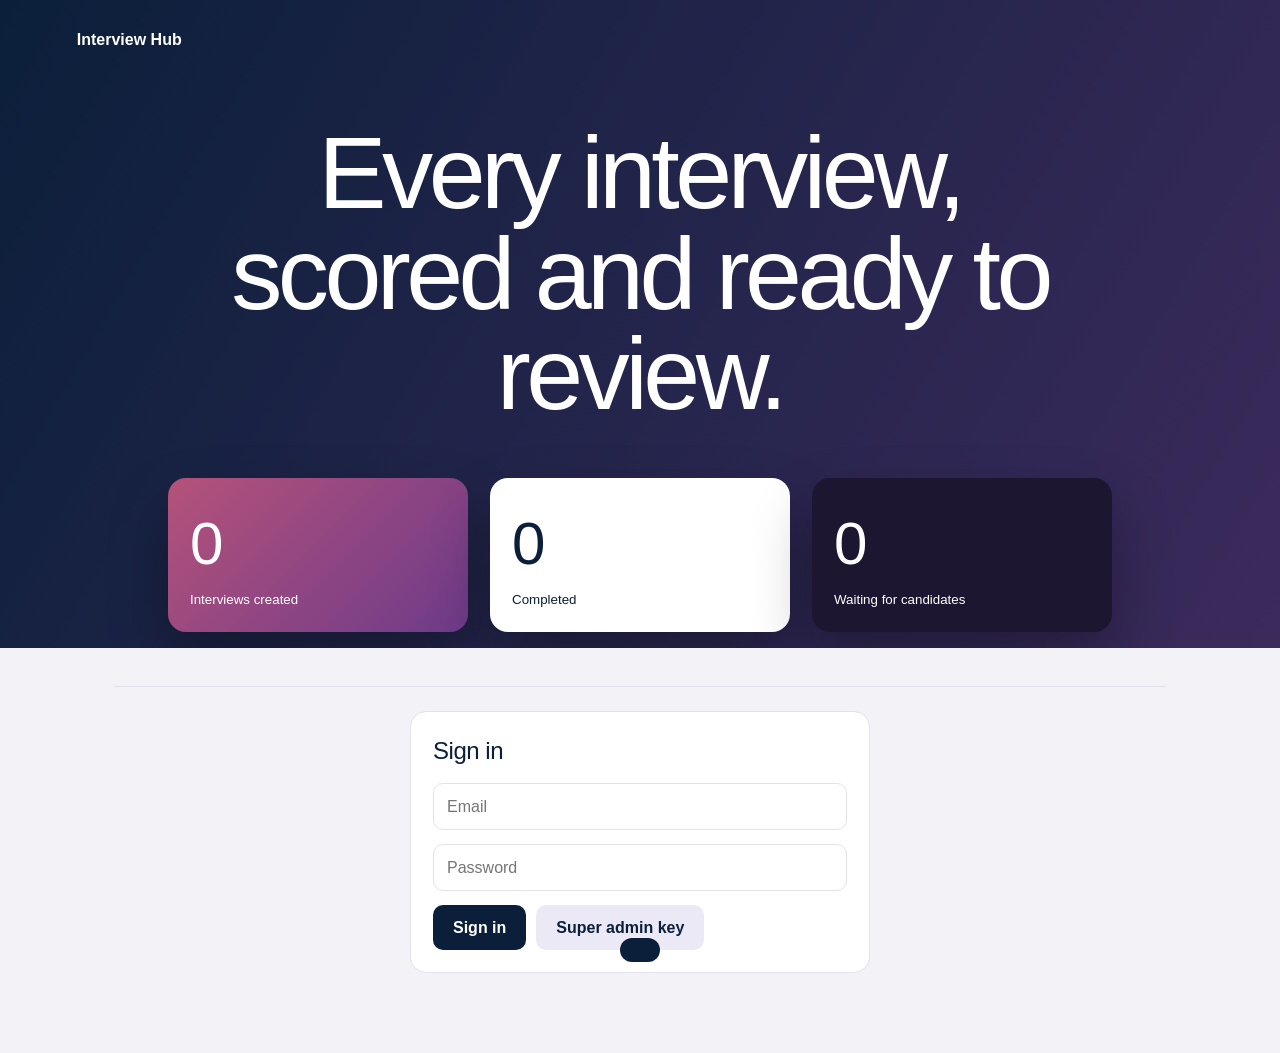
<file: interview-system/app/static/dashboard.html>
<!doctype html>
<html lang="en">
<head>
<meta charset="utf-8">
<meta name="viewport" content="width=device-width,initial-scale=1">
<title>Recruiter dashboard</title>
<style>
:root{--ink:#0b1f3a;--rose:#c46f8f;--lilac:#b9a6ff;--paper:#f3f2f7;--mut:#6b7285;--line:#e3e1ec}
*{box-sizing:border-box;margin:0}
body{font-family:"Helvetica Neue",Helvetica,Arial,sans-serif;background:var(--paper);color:var(--ink);line-height:1.45}
button,input,select,textarea{font:inherit;color:inherit}
.hero{min-height:72vh;padding:28px 6vw 0;color:#fff;overflow:hidden;background:linear-gradient(120deg,#0b1f3a,#3b2a5c 45%,#7a4a78 75%,#c46f8f);background-size:220% 220%;animation:drift 18s ease-in-out infinite alternate}
@keyframes drift{to{background-position:100% 50%}}
.hero nav{display:flex;justify-content:space-between;font-weight:600}
.hero nav a{color:#fff;text-decoration:none;opacity:.85}
h1{font-weight:300;font-size:clamp(38px,8vw,108px);line-height:.98;letter-spacing:-.045em;text-align:center;margin:8vh auto 0;max-width:15ch}
h1 span{display:inline-block;opacity:0;transform:translateY(60px);animation:rise .9s cubic-bezier(.2,.8,.2,1) forwards}
@keyframes rise{to{opacity:1;transform:none}}
.fan{display:flex;justify-content:center;gap:22px;margin-top:6vh;perspective:1100px}
.fc{width:min(300px,28vw);min-height:150px;padding:22px;border-radius:18px;background:linear-gradient(135deg,#b5527a,#6e3b8a);color:#fff;transform:translateY(120px) rotateX(14deg);opacity:0;animation:up 1.1s .8s cubic-bezier(.2,.8,.2,1) forwards;box-shadow:0 30px 60px rgba(0,0,0,.3)}
.fc:nth-child(2){animation-delay:1s;background:#fff;color:var(--ink)}.fc:nth-child(3){animation-delay:1.2s;background:#1c1630;color:#fff}
@keyframes up{to{opacity:1;transform:none}}
.fc b{font-size:clamp(32px,5vw,60px);font-weight:300;letter-spacing:-.04em;display:block}
.tilt{transition:transform .15s ease-out,box-shadow .2s}
.app{max-width:1180px;margin:0 auto;padding:30px 5vw 80px}
.card{background:#fff;border-radius:16px;padding:22px;border:1px solid var(--line);margin-bottom:18px}
.grid{display:grid;gap:18px;grid-template-columns:repeat(auto-fit,minmax(210px,1fr))}
.stat b{font-size:40px;font-weight:300;letter-spacing:-.04em;display:block}.stat span{color:var(--mut)}
.tabs{display:flex;gap:4px;border-bottom:1px solid var(--line);margin:8px 0 24px}
.tabs button{border:0;background:none;padding:12px 18px;cursor:pointer;color:var(--mut);font-size:16px;border-bottom:3px solid transparent}
.tabs button.on{color:var(--ink);border-color:var(--rose);font-weight:600}
h2{font-size:24px;font-weight:500;letter-spacing:-.02em;margin-bottom:14px}
.row{display:flex;gap:10px;flex-wrap:wrap;margin-bottom:14px}
input,select,textarea{padding:11px 13px;border-radius:10px;border:1px solid var(--line);background:#fff;min-width:150px;flex:1}
.btn{border:0;border-radius:10px;padding:11px 20px;background:var(--ink);color:#fff;cursor:pointer;font-weight:600;flex:0 0 auto}
.btn.ghost{background:#ece9f6;color:var(--ink)}
button:focus-visible,input:focus-visible,select:focus-visible,textarea:focus-visible{outline:3px solid var(--lilac);outline-offset:2px}
.tbl{overflow-x:auto}table{width:100%;border-collapse:collapse}
th{text-align:left;color:var(--mut);font-weight:500;font-size:14px;padding:10px 8px;border-bottom:1px solid var(--line)}
td{padding:12px 8px;border-bottom:1px solid var(--line)}
.pill{padding:4px 12px;border-radius:99px;font-size:13px;font-weight:600;white-space:nowrap}
.completed{background:#d8f6ec;color:#0f6b50}.pending{background:#ece9f6;color:#4d3d8a}.in_progress{background:#ffe9d6;color:#9a4a12}
.bar{display:grid;grid-template-columns:110px 1fr 36px;gap:12px;align-items:center;margin-bottom:12px}
.bar i{display:block;height:14px;border-radius:9px;background:linear-gradient(90deg,#3b2a5c,var(--rose));width:0;transition:width 1.1s cubic-bezier(.2,.8,.2,1)}
.qa{border-top:1px solid var(--line);padding:14px 0}.qa p{margin:4px 0}.mut{color:var(--mut)}
.empty{padding:24px;text-align:center;color:var(--mut)}code{word-break:break-all}
.toast{position:fixed;left:50%;bottom:28px;transform:translate(-50%,90px);background:var(--ink);color:#fff;padding:12px 20px;border-radius:12px;transition:transform .35s;z-index:9}.toast.on{transform:translate(-50%,0)}
@media(prefers-reduced-motion:reduce){*{animation-duration:.01s!important;animation-delay:0s!important;transition:none!important}}
</style>
</head>
<body>
<header class="hero">
  <nav><span>Interview Hub</span><span id="who"></span></nav>
  <h1 id="h1"></h1>
  <div class="fan" id="fan"></div>
</header>
<main class="app">
  <div class="tabs" id="tabs"></div>
  <section id="view"></section>
</main>
<div class="toast" id="toast" role="status"></div>
<script>
const $=s=>document.querySelector(s),esc=s=>String(s==null?'':s).replace(/[&<>"']/g,c=>({'&':'&amp;','<':'&lt;','>':'&gt;','"':'&quot;',"'":'&#39;'}[c]));
let tok='',me=null,rows=[],ags=[],recs=[],tab='overview',flt='all',q='',lastLink='',mode='rec';
try{tok=sessionStorage.getItem('t')||''}catch(e){}
const sup=()=>me&&me.role==='super_admin';
const sc=v=>v==null?'-':Math.round(v*10)/10,nm=s=>String(s||'').replace('_',' ');
function toast(m){const t=$('#toast');t.textContent=m;t.classList.add('on');clearTimeout(toast.t);toast.t=setTimeout(()=>t.classList.remove('on'),2600)}
async function api(p,o){o=o||{};const h={'Content-Type':'application/json'};if(tok)h.Authorization='Bearer '+tok;const r=await fetch(p,Object.assign({},o,{headers:h}));if(r.status===401&&tok){out();toast('Session ended - sign in again');throw 0}if(!r.ok){let m='Request failed ('+r.status+')';try{m=(await r.json()).detail||m}catch(e){}toast(typeof m==='string'?m:'Please check the form values');throw 0}return r}
function out(){tok='';me=null;try{sessionStorage.removeItem('t')}catch(e){}$('#who').innerHTML='';draw()}
async function login(){const b=mode==='key'?{api_key:$('#lk').value.trim()}:{email:$('#le').value.trim(),password:$('#lp').value};try{const r=await fetch('/api/auth/login',{method:'POST',headers:{'Content-Type':'application/json'},body:JSON.stringify(b)}),d=await r.json();if(!r.ok)return toast(typeof d.detail==='string'?d.detail:'Sign in failed');tok=d.token;try{sessionStorage.setItem('t',tok)}catch(e){}await boot()}catch(e){toast('Sign in failed')}}
async function boot(){try{me=await(await api('/api/auth/me')).json()}catch(e){return}tab='overview';$('#who').innerHTML=esc(me.name)+(me.agency?' &middot; '+esc(me.agency):'')+' &nbsp; <a href="#" onclick="out();return false">Sign out</a>';await load()}
async function load(){try{rows=await(await api('/api/interviews')).json();if(sup()){ags=await(await api('/api/admin/agencies')).json();recs=await(await api('/api/admin/recruiters')).json()}hero();draw()}catch(e){}}
const done=()=>rows.filter(x=>x.status==='completed'),scored=()=>rows.filter(x=>x.overall_score!=null);
const avg=()=>{const d=scored();return d.length?sc(d.reduce((s,x)=>s+x.overall_score,0)/d.length):0};
function count(){document.querySelectorAll('[data-n]').forEach(el=>{const n=+el.dataset.n,t0=performance.now();(function f(t){const p=Math.min((t-t0)/900,1);el.textContent=Math.round(n*(1-Math.pow(1-p,3)));if(p<1)requestAnimationFrame(f)})(t0)})}
function bars(){requestAnimationFrame(()=>requestAnimationFrame(()=>document.querySelectorAll('.bar i').forEach(i=>i.style.width=i.dataset.w+'%')))}
function hero(){
 if(!hero.d){hero.d=1;$('#h1').innerHTML='Every interview, scored and ready to review.'.split(' ').map((w,i)=>`<span style="animation-delay:${i*.09}s">${w}</span>`).join(' ')}
 const c=[[rows.length,'Interviews created'],[done().length,'Completed'],[rows.length-done().length,'Waiting for candidates']];
 $('#fan').innerHTML=c.map(x=>`<div class="fc tilt"><b data-n="${x[0]}">0</b><small>${x[1]}</small></div>`).join('');count()}
function draw(){
 const T=sup()?[['overview','Overview'],['interviews','Interviews'],['agencies','Agencies'],['recruiters','Recruiters']]:[['overview','Overview'],['interviews','Interviews']];
 $('#tabs').innerHTML=me?T.map(t=>`<button class="${tab===t[0]?'on':''}" onclick="tab='${t[0]}';draw()">${t[1]}</button>`).join(''):'';
 $('#view').innerHTML=!me?loginV():tab==='overview'?overview():tab==='interviews'?interviews():tab==='agencies'?agenciesV():recsV();
 count();bars();if(me&&tab==='interviews')body()}
function loginV(){return `<div class="card" style="max-width:460px;margin:0 auto"><h2>Sign in</h2>${mode==='key'?'<div class="row"><input id="lk" type="password" placeholder="Super admin API key" autocomplete="off"></div>':'<div class="row"><input id="le" type="email" placeholder="Email" autocomplete="username"></div><div class="row"><input id="lp" type="password" placeholder="Password" autocomplete="current-password"></div>'}<div class="row" style="margin:0"><button class="btn" onclick="login()">Sign in</button><button class="btn ghost" onclick="mode=mode==='key'?'rec':'key';draw()">${mode==='key'?'Recruiter sign in':'Super admin key'}</button></div></div>`}
function agenciesV(){return `<h2>Agencies</h2><div class="card"><div class="row" style="margin:0"><input id="an" placeholder="Agency name"><input id="as" type="number" min="1" max="500" value="5" style="max-width:130px" title="Recruiter seats"><button class="btn" onclick="addAg()">Add agency</button></div></div><div class="card tbl"><table><thead><tr><th>Agency</th><th>Seats used</th><th>Interviews</th><th>Status</th><th></th></tr></thead><tbody>${ags.length?ags.map(a=>`<tr><td>${esc(a.name)}</td><td>${a.active_recruiters} / ${a.max_recruiters}</td><td>${a.interviews}</td><td><span class="pill ${a.active?'completed':'pending'}">${a.active?'active':'disabled'}</span></td><td><button class="btn ghost" onclick="seats(${a.id},${a.max_recruiters})">Seats</button> <button class="btn ghost" onclick="pa(${a.id},{active:${!a.active}})">${a.active?'Disable':'Enable'}</button></td></tr>`).join(''):'<tr><td colspan="5" class="empty">No agencies yet. Add the first one above.</td></tr>'}</tbody></table></div>`}
function recsV(){return `<h2>Recruiters</h2><div class="card"><div class="row" style="margin:0"><select id="ra">${ags.filter(a=>a.active).map(a=>`<option value="${a.id}">${esc(a.name)}</option>`).join('')}</select><input id="rn" placeholder="Name"><input id="re" type="email" placeholder="Login email"><input id="rp" placeholder="Temporary password (8+ chars)"><button class="btn" onclick="addRec()">Add recruiter</button></div></div><div class="card tbl"><table><thead><tr><th>Recruiter</th><th>Agency</th><th>Interviews</th><th>Status</th><th></th></tr></thead><tbody>${recs.length?recs.map(r=>`<tr><td>${esc(r.name)}<br><small class="mut">${esc(r.email)}</small></td><td>${esc(r.agency)}</td><td>${r.interviews}</td><td><span class="pill ${r.active?'completed':'pending'}">${r.active?'active':'disabled'}</span></td><td><button class="btn ghost" onclick="pw(${r.id})">Reset password</button> <button class="btn ghost" onclick="pr(${r.id},{active:${!r.active}})">${r.active?'Disable':'Enable'}</button></td></tr>`).join(''):'<tr><td colspan="5" class="empty">No recruiters yet. Add an agency first, then its recruiters.</td></tr>'}</tbody></table></div>`}
async function addAg(){const name=$('#an').value.trim();if(!name)return toast('Enter an agency name');try{await api('/api/admin/agencies',{method:'POST',body:JSON.stringify({name,max_recruiters:+$('#as').value||5})});toast('Agency added');await load()}catch(e){}}
async function pa(id,b){try{await api('/api/admin/agencies/'+id,{method:'PATCH',body:JSON.stringify(b)});await load()}catch(e){}}
function seats(id,n){const v=+prompt('Recruiter seats for this agency',n);if(v>0)pa(id,{max_recruiters:v})}
async function addRec(){const b={agency_id:+$('#ra').value,name:$('#rn').value.trim(),email:$('#re').value.trim(),password:$('#rp').value};if(!b.agency_id||!b.name||!b.email||b.password.length<8)return toast('Fill every field (password 8+ characters)');try{await api('/api/admin/recruiters',{method:'POST',body:JSON.stringify(b)});toast('Recruiter added');await load()}catch(e){}}
async function pr(id,b){try{await api('/api/admin/recruiters/'+id,{method:'PATCH',body:JSON.stringify(b)});toast('Saved');await load()}catch(e){}}
function pw(id){const v=prompt('New password (8+ characters)');if(!v)return;if(v.length<8)return toast('Password too short');pr(id,{password:v})}
function overview(){
 const st=['completed','in_progress','pending'],mx=Math.max(1,...st.map(s=>rows.filter(x=>x.status===s).length)),top=[...scored()].sort((a,b)=>b.overall_score-a.overall_score).slice(0,3);
 return `<div class="grid"><div class="card stat tilt"><b data-n="${rows.length}">0</b><span>Interviews</span></div><div class="card stat tilt"><b data-n="${done().length}">0</b><span>Completed</span></div><div class="card stat tilt"><b>${avg()}</b><span>Average score</span></div><div class="card stat tilt"><b data-n="${rows.filter(x=>x.recruiter_decision==='advance').length}">0</b><span>Advanced</span></div></div>
 <div class="grid"><div class="card"><h2>Interviews by status</h2>${st.map(s=>{const n=rows.filter(x=>x.status===s).length;return `<div class="bar"><span>${nm(s)}</span><i data-w="${n/mx*100}"></i><b>${n}</b></div>`}).join('')}</div>
 <div class="card"><h2>Top candidates</h2>${top.length?top.map(x=>`<div class="bar" style="grid-template-columns:1fr auto"><span>${esc(x.candidate_name)}<br><small class="mut">${esc(x.role)}</small></span><b>${sc(x.overall_score)}</b></div>`).join(''):'<div class="empty">Scores appear here after the first completed interview.</div>'}</div></div>`}
function interviews(){
 return `<h2>Interviews</h2><div class="card"><div class="row" style="margin:0"><input id="cn" placeholder="Candidate name"><input id="ce" type="email" placeholder="Candidate email"><input id="cr" placeholder="Role" value="Data Analyst"><input id="cq" type="number" min="1" max="15" value="5" style="max-width:110px"><select id="cd" title="Coding round" style="max-width:170px"><option value="">No coding round</option><option value="easy">Coding: Easy</option><option value="medium">Coding: Medium</option><option value="hard">Coding: Hard</option></select><button class="btn" onclick="addIv()">Create interview link</button></div>
 ${lastLink?`<p style="margin-top:14px">Send this link to the candidate:<br><code>${esc(lastLink)}</code> <button class="btn ghost" onclick="copyL()">Copy link</button></p>`:''}</div>
 <div class="row"><input id="sq" placeholder="Search candidate, email or role" value="${esc(q)}" oninput="q=this.value;body()"><select onchange="flt=this.value;body()">${['all','pending','in_progress','completed'].map(s=>`<option value="${s}" ${flt===s?'selected':''}>${nm(s)}</option>`).join('')}</select></div>
 <div class="card tbl"><table><thead><tr><th>Candidate</th>${sup()?'<th>Recruiter</th>':''}<th>Role</th><th>Status</th><th>Score</th><th>Recommendation</th><th>Decision</th><th></th></tr></thead><tbody id="tb"></tbody></table></div><div id="rep"></div>`}
function body(){const t=$('#tb');if(!t)return;const l=rows.filter(x=>(flt==='all'||x.status===flt)&&(x.candidate_name+x.email+x.role).toLowerCase().includes(q.toLowerCase()));
 t.innerHTML=l.length?l.map(x=>`<tr><td>${esc(x.candidate_name)}<br><small class="mut">${esc(x.email)}</small></td>${sup()?`<td>${esc(x.recruiter_name||'-')}<br><small class="mut">${esc(x.agency_name||'')}</small></td>`:''}<td>${esc(x.role)}</td><td><span class="pill ${esc(x.status)}">${nm(esc(x.status))}</span></td><td>${sc(x.overall_score)}</td><td>${esc(x.recommendation||'-')}</td><td>${esc(x.recruiter_decision||'-')}</td><td><button class="btn ghost" onclick="openRep(${+x.interview_id})">View</button></td></tr>`).join(''):'<tr><td colspan="8" class="empty">No interviews match. Create one above.</td></tr>'}
async function addIv(){const name=$('#cn').value.trim(),email=$('#ce').value.trim(),role=$('#cr').value.trim();if(!name||!email||!role)return toast('Enter name, email and role');
 try{const d=await(await api('/api/interviews',{method:'POST',body:JSON.stringify({name,email,role,num_questions:+$('#cq').value||5,coding_difficulty:$('#cd').value||null})})).json();lastLink=`${location.origin}/interview?id=${d.interview_id}&token=${encodeURIComponent(d.access_token)}`;toast('Interview link created');await load()}catch(e){}}
function copyL(){try{navigator.clipboard.writeText(lastLink).then(()=>toast('Link copied'),()=>toast('Select the link and copy it'))}catch(e){toast('Select the link and copy it')}}
async function openRep(id){try{const r=await(await api(`/api/interviews/${id}/report`)).json(),s=r.result;
 $('#rep').innerHTML=`<div class="card"><h2>${esc(r.candidate_name)} &middot; ${esc(r.role)}</h2>
 ${s?`<div class="grid"><div class="stat"><b>${sc(s.overall_score)}</b><span>Overall</span></div><div class="stat"><b>${sc(s.technical_score)}</b><span>Technical</span></div><div class="stat"><b>${sc(s.relevance_score)}</b><span>Relevance</span></div><div class="stat"><b>${sc(s.problem_solving_score)}</b><span>Problem solving</span></div><div class="stat"><b>${sc(s.communication_score)}</b><span>Communication</span></div></div>
 <p style="margin-top:14px"><b>Recommendation:</b> ${esc(s.recommendation)}</p><p><b>Strengths:</b> ${esc(s.strengths)}</p><p><b>To improve:</b> ${esc(s.improvements)}</p>`:'<p class="mut">No final result yet. The interview is '+nm(esc(r.status))+'.</p>'}
 ${r.coding?`<div class="qa"><p><b>Coding: ${esc(r.coding.problem_title)}</b> (${esc(r.coding.difficulty)}, ${esc(r.coding.language)}) &middot; <b>${r.coding.passed} of ${r.coding.total} tests passed</b></p><p class="mut">${esc(r.coding.feedback)}</p><pre style="background:#f3f2f7;padding:12px;border-radius:10px;overflow:auto">${esc(r.coding.code)}</pre></div>`:''}
 ${r.responses.map(x=>`<div class="qa"><p><b>Q${x.order_no}.</b> ${esc(x.question_text)}</p><p>${esc(x.answer_text)}</p><p class="mut">Score ${sc(x.overall_score)} &middot; ${esc(x.feedback)}</p></div>`).join('')}
 ${s?`<div class="row" style="margin-top:14px"><select id="dc">${['advance','hold','reject'].map(d=>`<option ${s.recruiter_decision===d?'selected':''}>${d}</option>`).join('')}</select><input id="dn" placeholder="Notes" value="${esc(s.recruiter_notes||'')}"><button class="btn" onclick="decide(${id})">Save decision</button></div>`:''}
 <button class="btn ghost" onclick="tr(${id})">Download transcript</button></div>`;$('#rep').scrollIntoView({behavior:'smooth'})}catch(e){}}
async function decide(id){try{await api(`/api/interviews/${id}/decision`,{method:'PATCH',body:JSON.stringify({decision:$('#dc').value,notes:$('#dn').value||null})});toast('Decision saved');await load();openRep(id)}catch(e){}}
async function tr(id){try{const t=await(await api(`/api/interviews/${id}/transcript`)).text(),a=document.createElement('a');a.href=URL.createObjectURL(new Blob([t],{type:'text/plain'}));a.download=`interview-${id}-transcript.txt`;a.click()}catch(e){}}
document.addEventListener('keydown',e=>{if(e.key==='Enter'&&['le','lp','lk'].includes(e.target.id))login()});
document.addEventListener('mousemove',e=>{const t=e.target.closest&&e.target.closest('.tilt');if(!t)return;const r=t.getBoundingClientRect(),x=(e.clientX-r.left)/r.width-.5,y=(e.clientY-r.top)/r.height-.5;t.style.animation='none';t.style.opacity=1;t.style.transform=`perspective(700px) rotateX(${(-y*12).toFixed(1)}deg) rotateY(${(x*14).toFixed(1)}deg) translateY(-4px)`;t.style.boxShadow='0 24px 40px rgba(11,31,58,.22)'});
document.addEventListener('mouseout',e=>{const t=e.target.closest&&e.target.closest('.tilt');if(t&&!t.contains(e.relatedTarget)){t.style.transform='';t.style.boxShadow=''}});
hero();draw();if(tok)boot();
</script>
</body>
</html>
</file>
